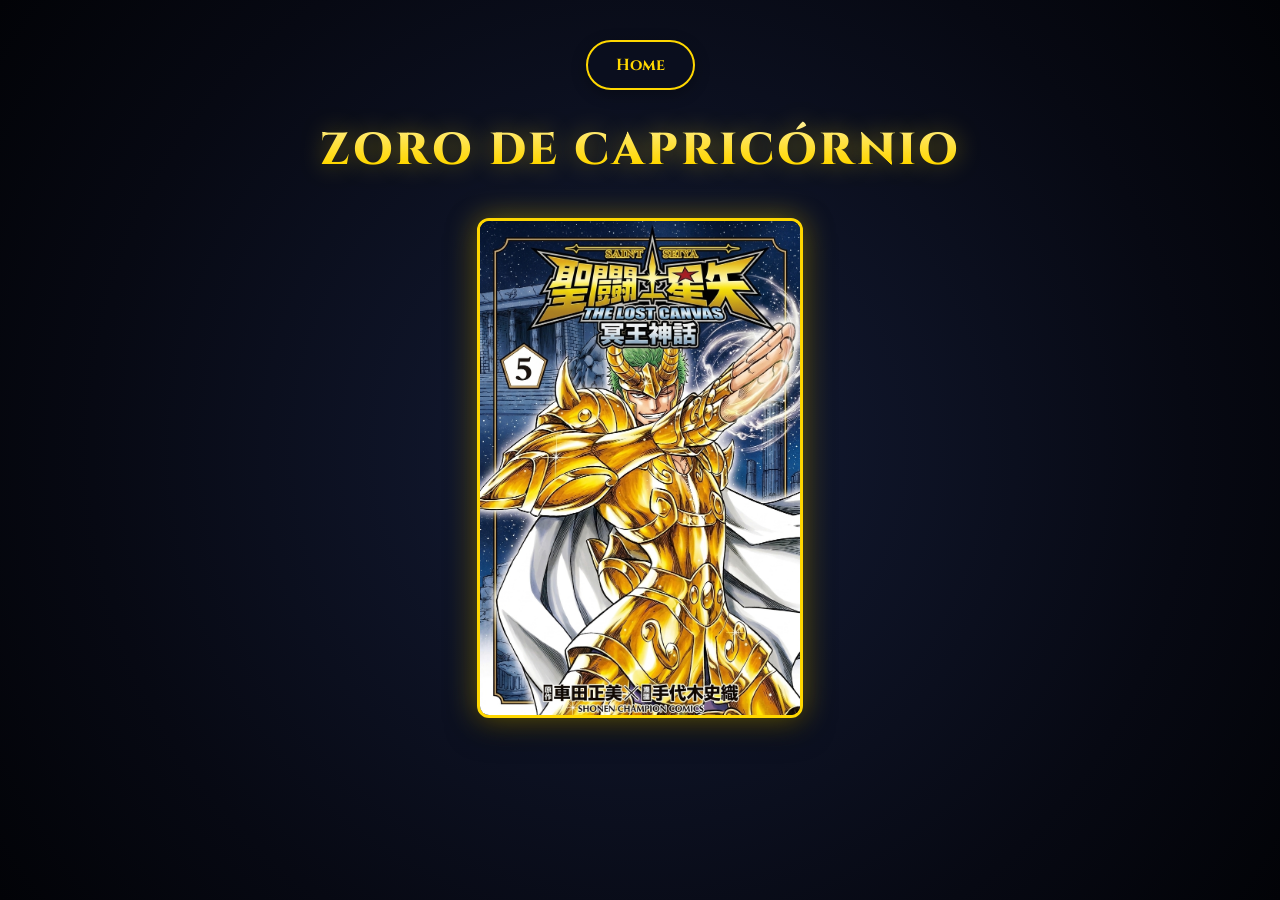
<file: character/10zoro.html>
<!DOCTYPE html>
<html lang="en">
<head>
    <meta charset="UTF-8">
    <meta name="viewport" content="width=device-width, initial-scale=1.0">
    <title>Shikamaru</title>
    <link rel="stylesheet" href="/styles/character_style.css">
</head>
<body>
<a href="/index.html" class="btn-voltar">Home</a>
    <h1>Zoro de Capricórnio</h1>

    <img height="400" src="/images/zoro.jpg" alt="Zoro">
    
</body>
</html>
</file>
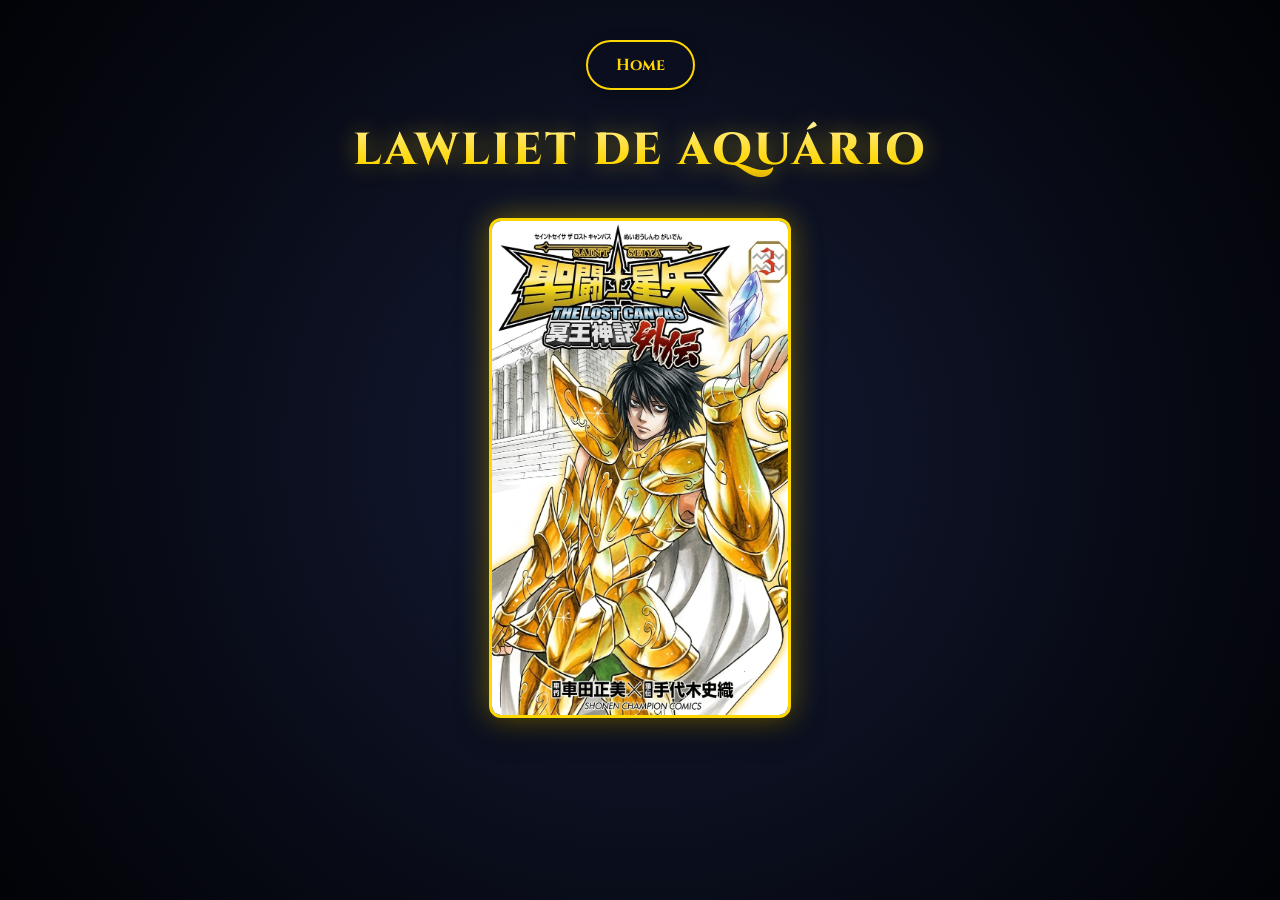
<file: character/11lawliet.html>
<!DOCTYPE html>
<html lang="en">
<head>
    <meta charset="UTF-8">
    <meta name="viewport" content="width=device-width, initial-scale=1.0">
    <title>Shikamaru</title>
    <link rel="stylesheet" href="/styles/character_style.css">
</head>
<body>
<a href="/index.html" class="btn-voltar">Home</a>
    <h1>Lawliet de Aquário</h1>

    <img height="400" src="/images/lawliet.jpg" alt="Lawliet">
    
</body>
</html>
</file>
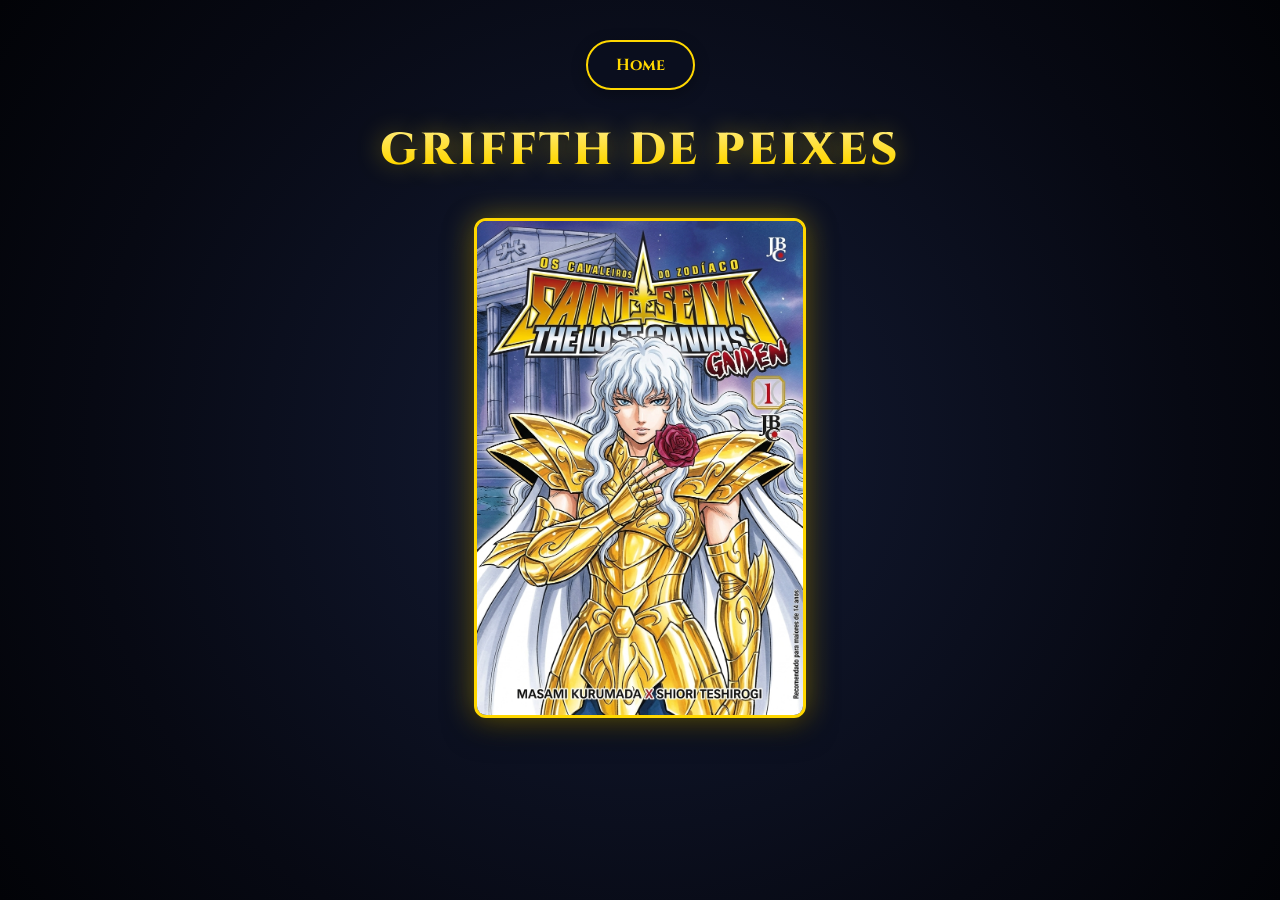
<file: character/12grifth.html>
<!DOCTYPE html>
<html lang="en">
<head>
    <meta charset="UTF-8">
    <meta name="viewport" content="width=device-width, initial-scale=1.0">
    <title>Shikamaru</title>
    <link rel="stylesheet" href="/styles/character_style.css">
</head>
<body>

    <a href="/index.html" class="btn-voltar">Home</a>

    <h1>Griffth de Peixes</h1>

    <img height="400" src="/images/grifth.jpg" alt="Griffth">
    
</body>
</html>
</file>
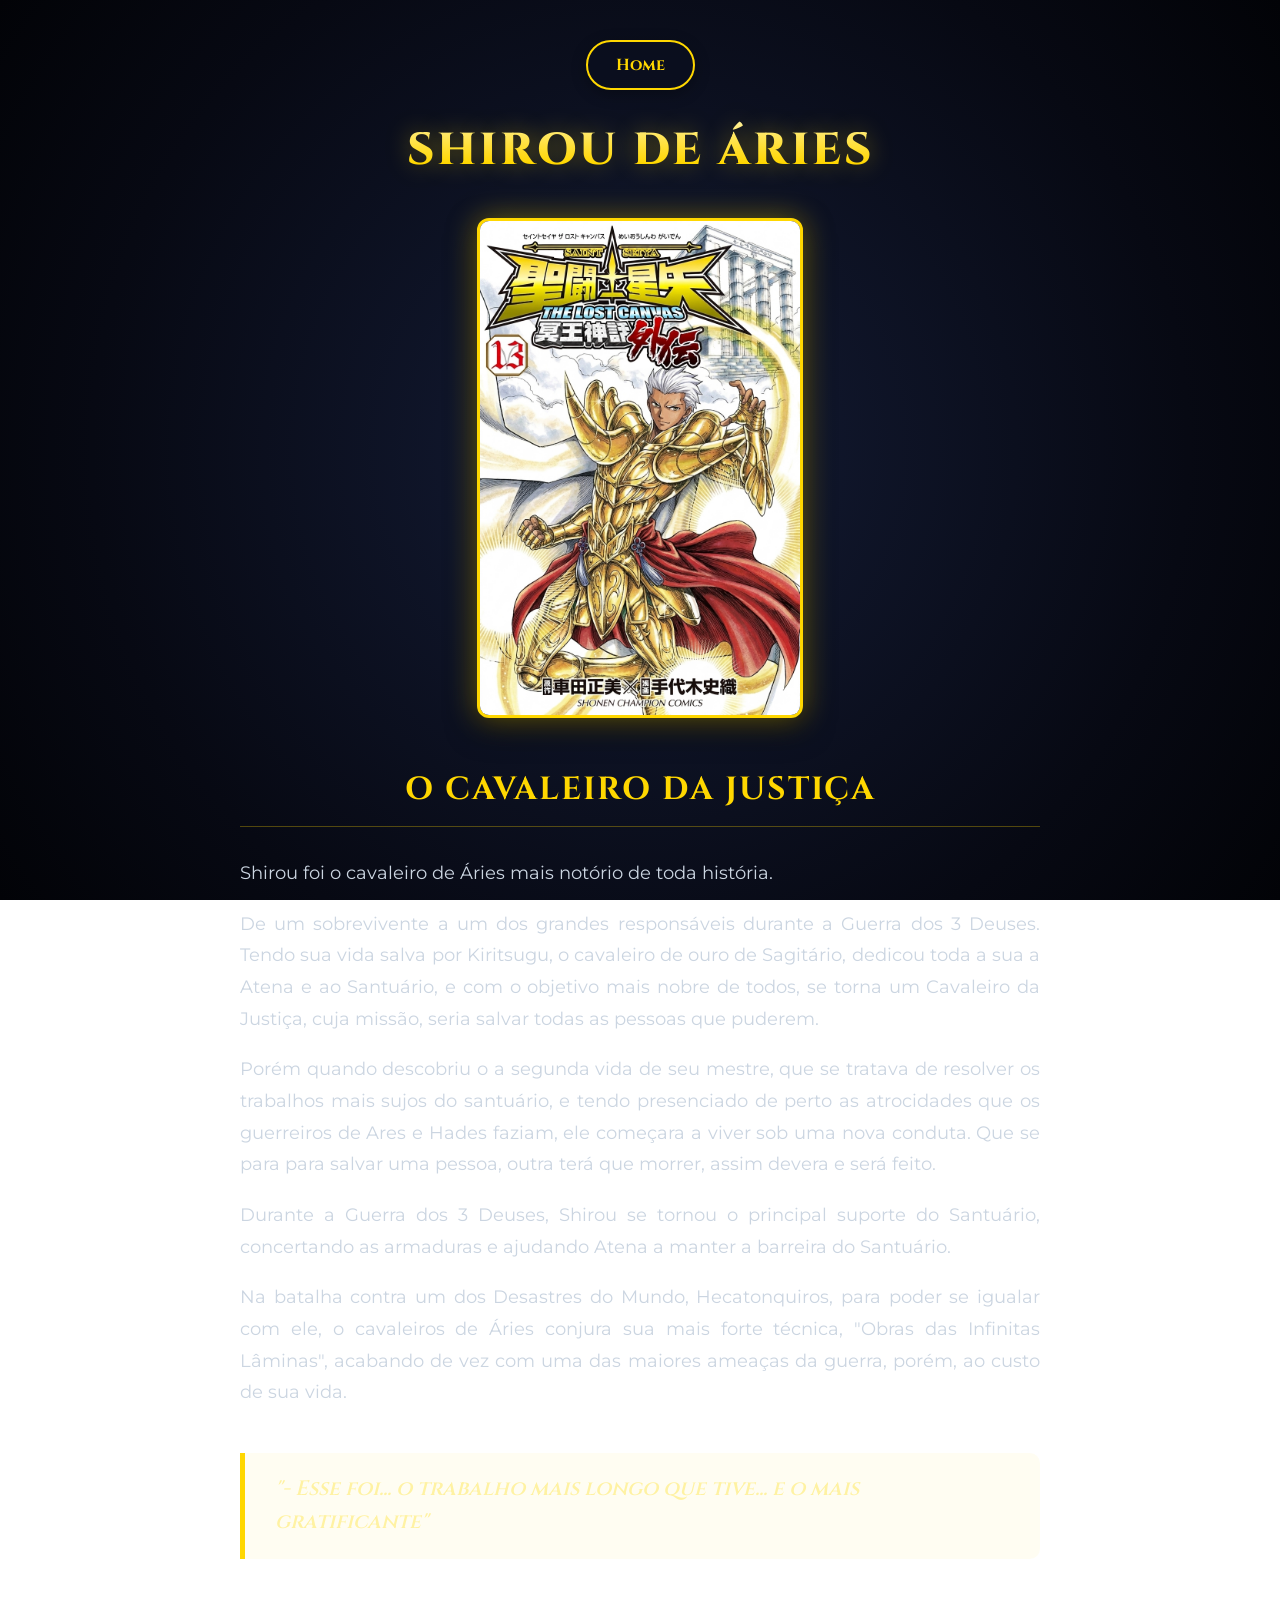
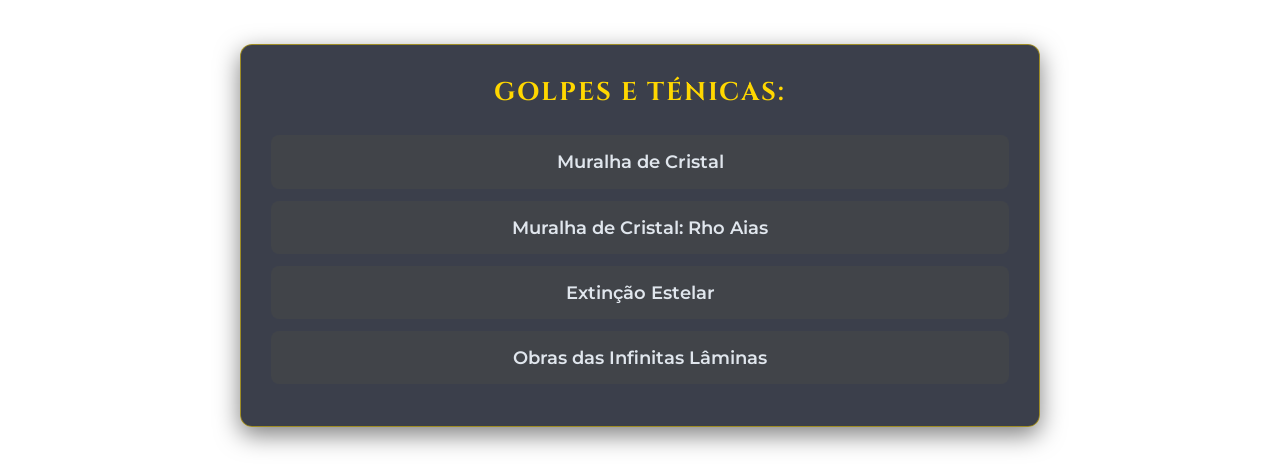
<file: character/1shirou.html>
<!DOCTYPE html>
<html lang="en">
<head>
    <meta charset="UTF-8">
    <meta name="viewport" content="width=device-width, initial-scale=1.0">
    <title>Yuno</title>
    <link rel="stylesheet" href="/styles/character_style.css">
</head>
<body>
<a href="/index.html" class="btn-voltar">Home</a>
    <h1>Shirou de Áries</h1>

    <img height="400" src="/images/shirou.jpg" alt="">
    <main class="lore-container">

    <h2>O Cavaleiro da Justiça</h2>

    <div>
        <p>Shirou  foi o cavaleiro de Áries mais notório de toda história.</p>
<br>
        <p>De um sobrevivente a um dos grandes responsáveis durante a Guerra dos 3 Deuses. Tendo sua vida salva por Kiritsugu, o cavaleiro de ouro de Sagitário, dedicou toda a sua a Atena e ao Santuário, e com o objetivo mais nobre de todos, se torna um Cavaleiro da Justiça, cuja missão, seria salvar todas as pessoas que puderem.</p>
<br>
        <p>Porém quando descobriu o a segunda vida de seu mestre, que se tratava de resolver os trabalhos mais sujos do santuário, e tendo presenciado de perto as atrocidades que os guerreiros de Ares e Hades faziam, ele começara a viver sob uma nova conduta. Que se para para salvar uma pessoa, outra terá que morrer, assim devera e será feito.</p>
<br>
        <p>Durante a Guerra dos 3 Deuses, Shirou se tornou o principal suporte do Santuário, concertando as armaduras e ajudando Atena a manter a barreira do Santuário.</p>
<br>
        <p>Na batalha contra um dos Desastres do Mundo, Hecatonquiros, para poder se igualar com ele, o cavaleiros de Áries conjura sua mais forte técnica, "Obras das Infinitas Lâminas", acabando de vez com uma das maiores ameaças da guerra, porém, ao custo de sua vida.</p>
    
    </div>

    <div class="citacao-box">
        <h4>"- Esse foi... o trabalho mais longo que tive... e o mais gratificante"</h4>
    </div>

 
    <div class="ataques-box">
        <h4>Golpes e Ténicas:</h4>
        <p>Muralha de Cristal</p>
        <p>Muralha de Cristal: Rho Aias</p>
        <p>Extinção Estelar</p>
        <p>Obras das Infinitas Lâminas</p>
    </div>

    
</main>

    
    <footer></footer>
    
</body>
</html>
</file>
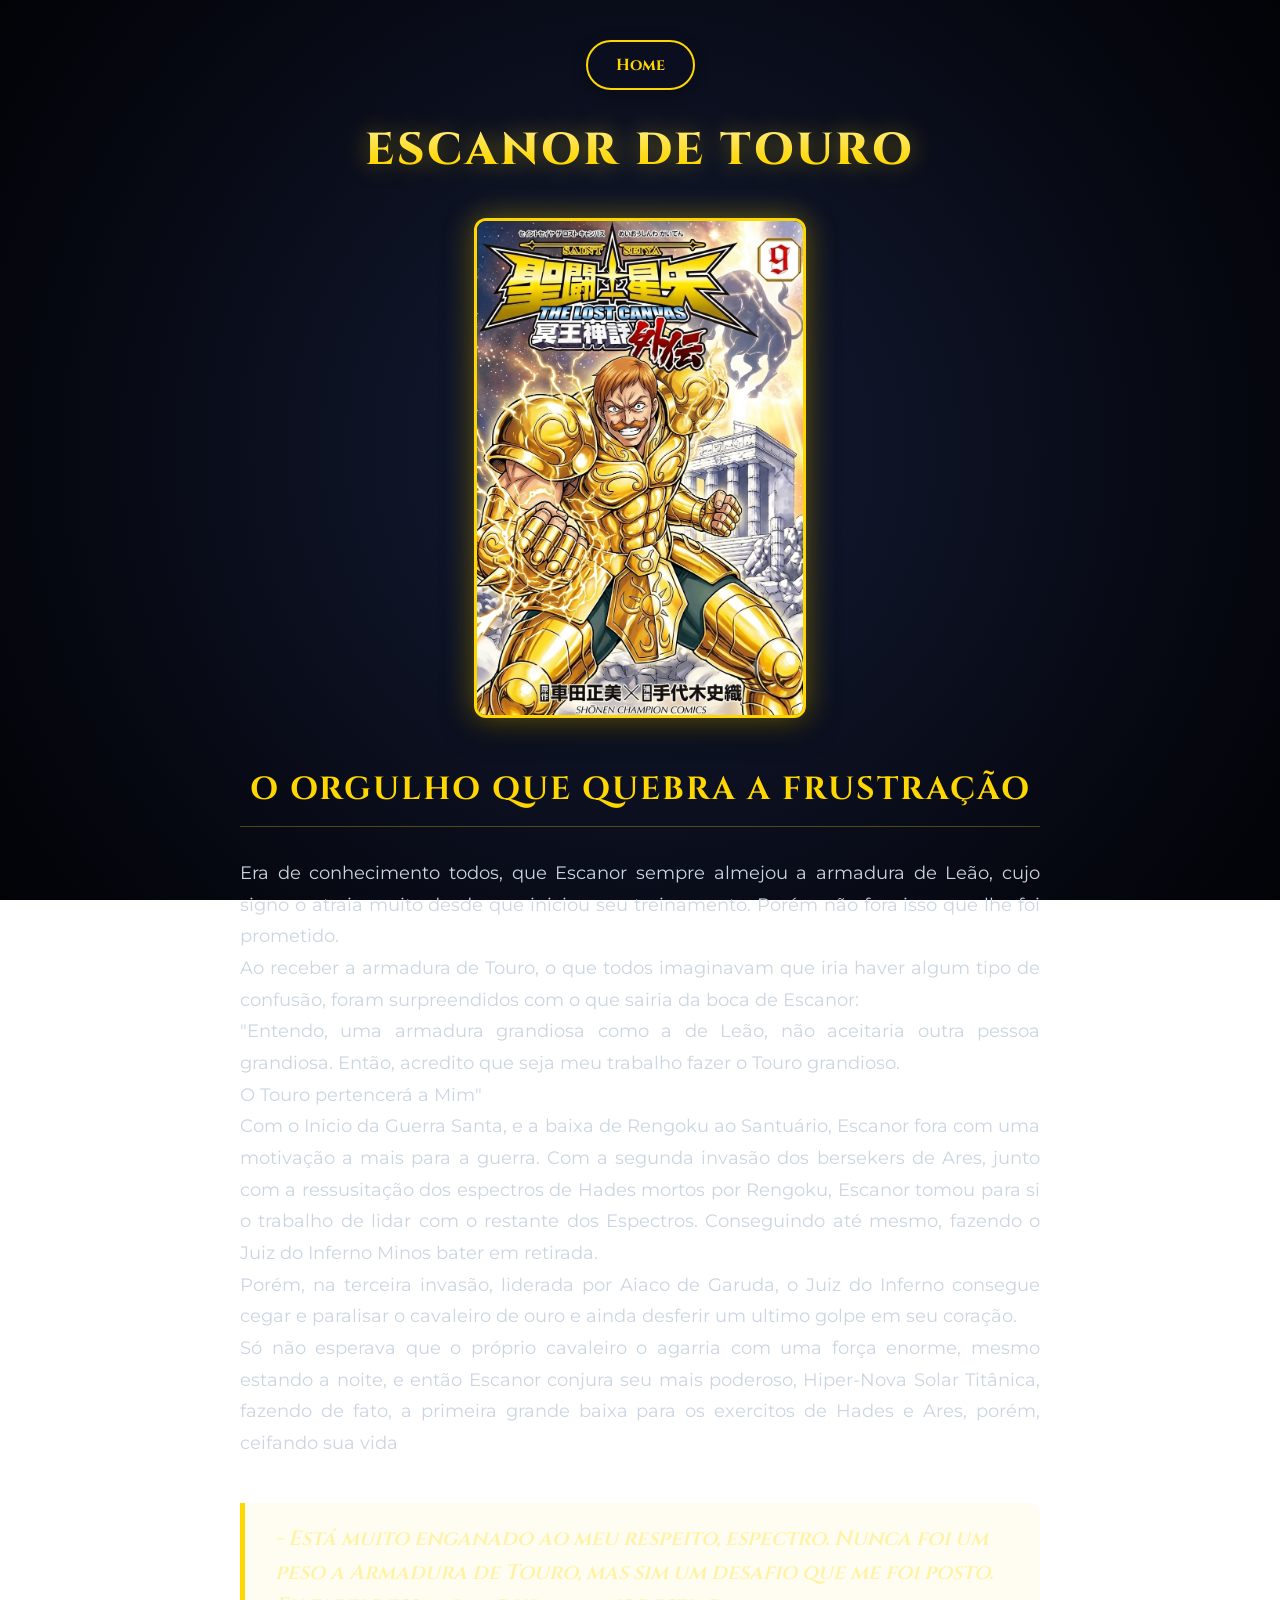
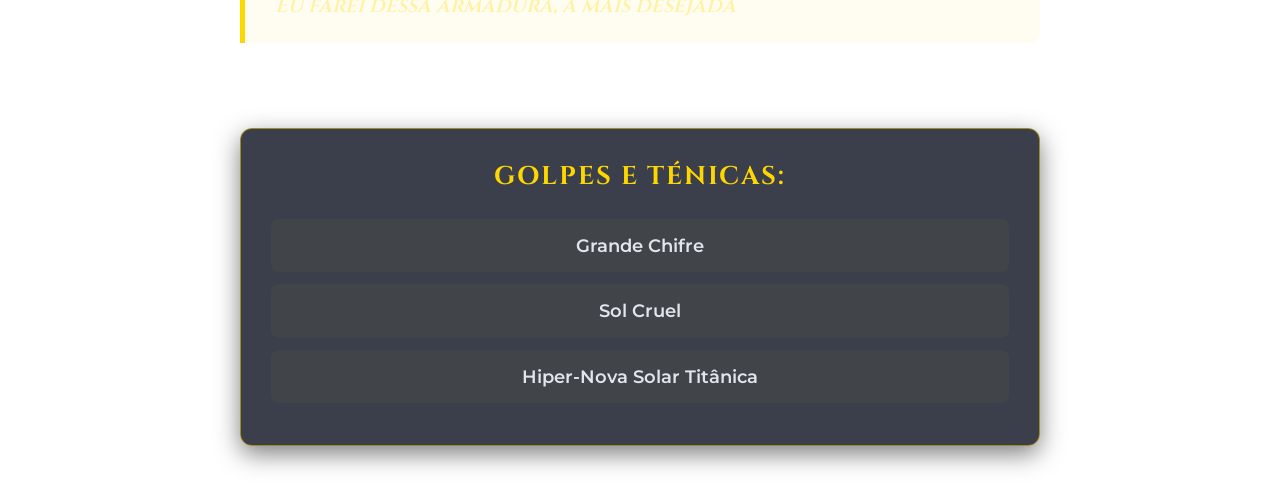
<file: character/2escanor.html>
<!DOCTYPE html>
<html lang="pr-BR">
<head>
    <meta charset="UTF-8">
    <meta name="viewport" content="width=device-width, initial-scale=1.0">
    <title>Escanor</title>
    <link rel="stylesheet" href="/styles/character_style.css">
</head>
<body>
    <a href="/index.html" class="btn-voltar">Home</a>
    <h1>Escanor de Touro</h1>

    <img height="400" src="/images/escanor.png" alt="Escanor">


    <main class="lore-container">
    <h2>O orgulho que quebra a frustração</h2>
<div>
    <p>Era de conhecimento todos, que Escanor sempre almejou a armadura de Leão, cujo signo o atraia muito desde que iniciou seu treinamento. Porém não fora isso que lhe foi prometido.</p>

    <p>Ao receber a armadura de Touro, o que todos imaginavam que iria haver algum tipo de confusão, foram surpreendidos com o que sairia da boca de Escanor:</p>

    <p>"Entendo, uma armadura grandiosa como a de Leão, não aceitaria outra pessoa grandiosa. Então, acredito que seja meu trabalho fazer o Touro grandioso.</p>

    <p>O Touro pertencerá a Mim"</p>

    <p>Com o Inicio da Guerra Santa, e a baixa de Rengoku ao Santuário, Escanor fora com uma motivação a mais para a guerra. Com a segunda invasão dos bersekers de Ares, junto com a ressusitação dos espectros de Hades mortos por Rengoku, Escanor tomou para si o trabalho de lidar com o restante dos Espectros. Conseguindo até mesmo, fazendo o Juiz do Inferno Minos bater em retirada.</p>

    <p>Porém, na terceira invasão, liderada por Aiaco de Garuda, o Juiz do Inferno consegue cegar e paralisar o cavaleiro de ouro e ainda desferir um ultimo golpe em seu coração.</p>

    <p>Só não esperava que o próprio cavaleiro o agarria com uma força enorme, mesmo estando a noite, e então Escanor conjura seu mais poderoso, Hiper-Nova Solar Titânica, fazendo de fato, a primeira grande baixa para os exercitos de Hades e Ares, porém, ceifando sua vida</p>
</div> 

<div class="citacao-box">
    <h4>- Está muito enganado ao meu respeito, espectro. Nunca foi um peso a Armadura de Touro, mas sim um desafio que me foi posto. Eu farei dessa armadura, a mais desejada</h4>
</div>



<div class="ataques-box">

        <h4>Golpes e Ténicas:</h4>
        <p>Grande Chifre</p>
        <p>Sol Cruel</p>
        <p>Hiper-Nova Solar Titânica</p>
</div>


</main>
    
</body>
</html>
</file>
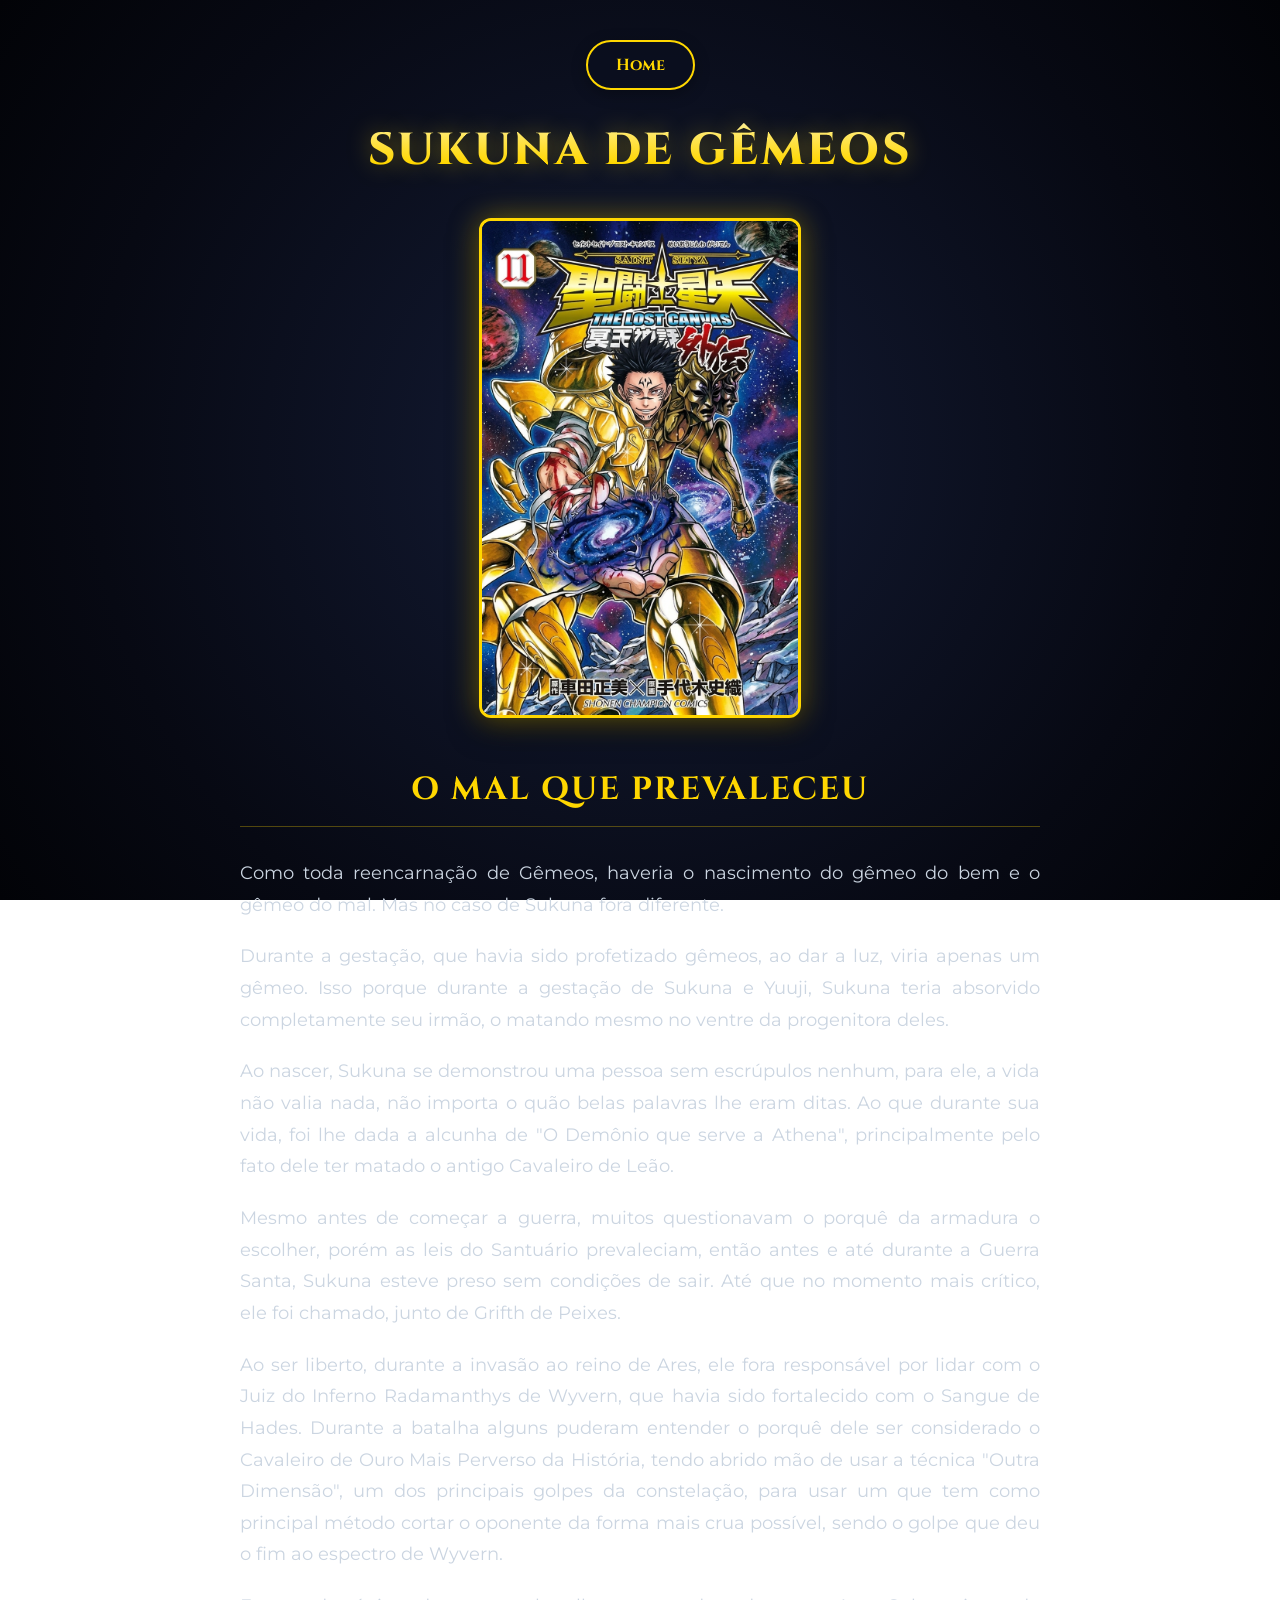
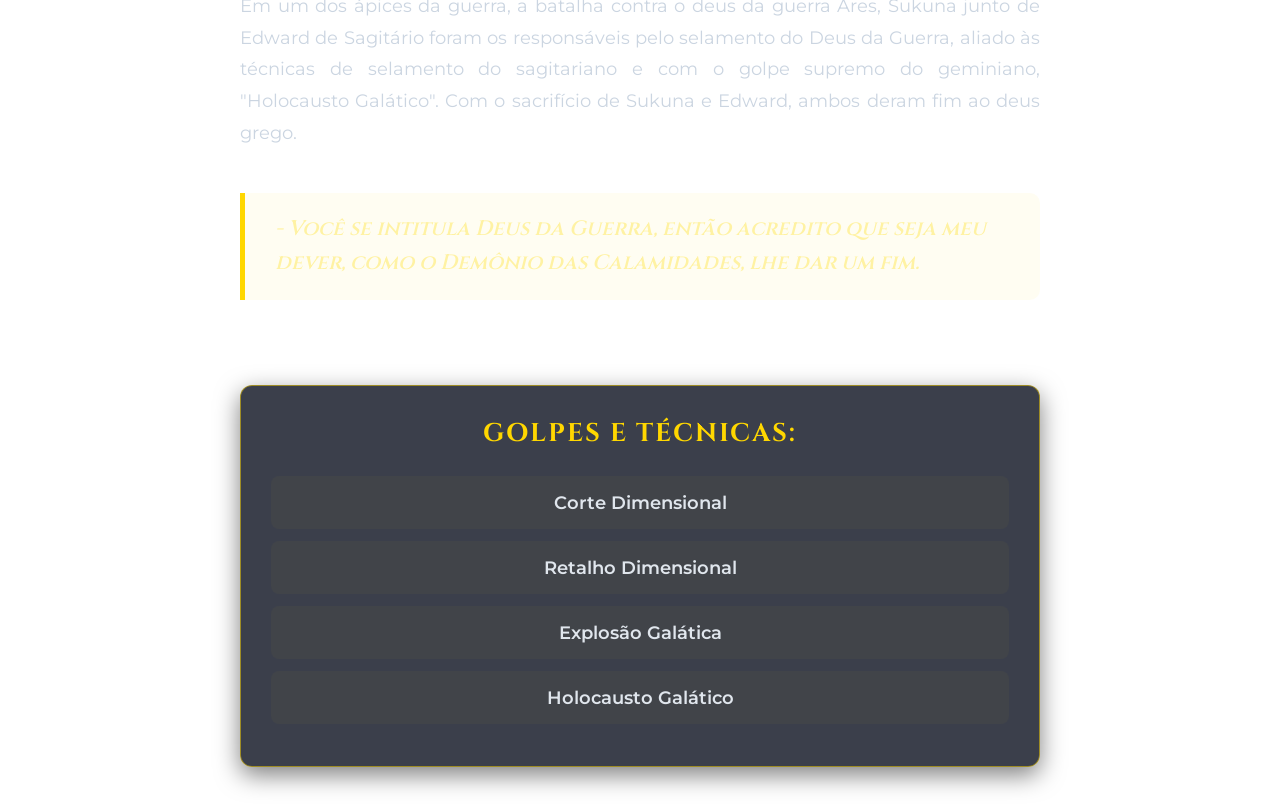
<file: character/3sukuna.html>
<!DOCTYPE html>
<html lang="en">
<head>
    <meta charset="UTF-8">
    <meta name="viewport" content="width=device-width, initial-scale=1.0">
    <title>Sukuna</title>
    <link rel="stylesheet" href="/styles/character_style.css">
</head>
<body>
    <a href="/index.html" class="btn-voltar">Home</a>
    <h1>Sukuna de Gêmeos</h1>

    <img height="400" src="/images/sukuna.jfif" alt="Sukuna">

    <main class="lore-container">
        <h2>O Mal que Prevaleceu</h2>

        <p>Como toda reencarnação de Gêmeos, haveria o nascimento do gêmeo do bem e o gêmeo do mal. Mas no caso de Sukuna fora diferente.</p>

        <p>Durante a gestação, que havia sido profetizado gêmeos, ao dar a luz, viria apenas um gêmeo. Isso porque durante a gestação de Sukuna e Yuuji, Sukuna teria absorvido completamente seu irmão, o matando mesmo no ventre da progenitora deles.</p>

        <p>Ao nascer, Sukuna se demonstrou uma pessoa sem escrúpulos nenhum, para ele, a vida não valia nada, não importa o quão belas palavras lhe eram ditas. Ao que durante sua vida, foi lhe dada a alcunha de "O Demônio que serve a Athena", principalmente pelo fato dele ter matado o antigo Cavaleiro de Leão.</p>

        <p>Mesmo antes de começar a guerra, muitos questionavam o porquê da armadura o escolher, porém as leis do Santuário prevaleciam, então antes e até durante a Guerra Santa, Sukuna esteve preso sem condições de sair. Até que no momento mais crítico, ele foi chamado, junto de Grifth de Peixes.</p>

        <p>Ao ser liberto, durante a invasão ao reino de Ares, ele fora responsável por lidar com o Juiz do Inferno Radamanthys de Wyvern, que havia sido fortalecido com o Sangue de Hades. Durante a batalha alguns puderam entender o porquê dele ser considerado o Cavaleiro de Ouro Mais Perverso da História, tendo abrido mão de usar a técnica "Outra Dimensão", um dos principais golpes da constelação, para usar um que tem como principal método cortar o oponente da forma mais crua possível, sendo o golpe que deu o fim ao espectro de Wyvern.</p>

        <p>Em um dos ápices da guerra, a batalha contra o deus da guerra Ares, Sukuna junto de Edward de Sagitário foram os responsáveis pelo selamento do Deus da Guerra, aliado às técnicas de selamento do sagitariano e com o golpe supremo do geminiano, "Holocausto Galático". Com o sacrifício de Sukuna e Edward, ambos deram fim ao deus grego.</p>

        <!-- Div para a frase marcante -->
        <div class="citacao-box">
            <h4>- Você se intitula Deus da Guerra, então acredito que seja meu dever, como o Demônio das Calamidades, lhe dar um fim.</h4>
        </div>

        <!-- Div para listar os ataques -->
        <div class="ataques-box">
            <h4>Golpes e Técnicas:</h4>
            <p>Corte Dimensional</p>
            <p>Retalho Dimensional</p>
            <p>Explosão Galática</p>
            <p>Holocausto Galático</p>
        </div>
    </main>
    
</body>
</html>
</file>
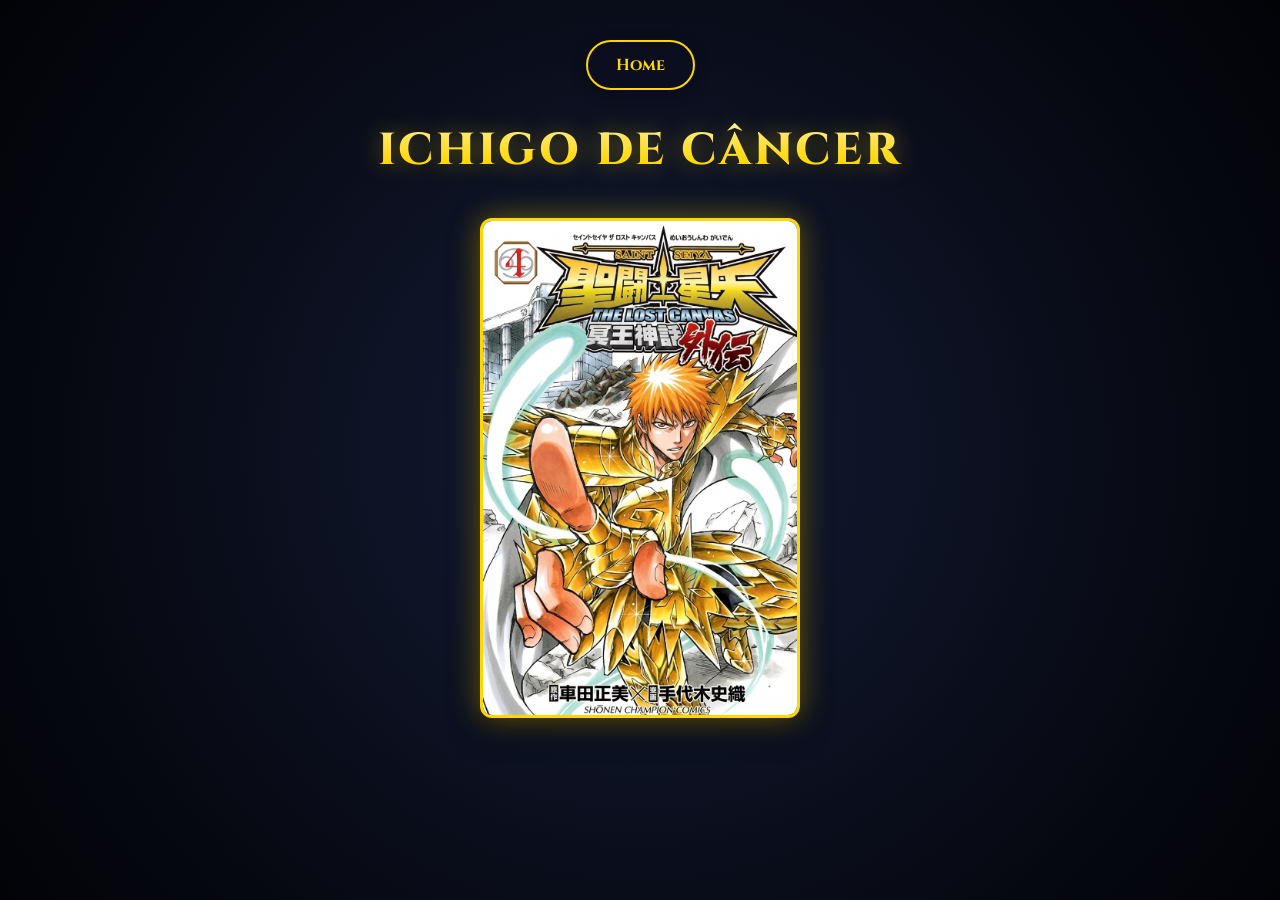
<file: character/4ichigo.html>
<!DOCTYPE html>
<html lang="en">
<head>
    <meta charset="UTF-8">
    <meta name="viewport" content="width=device-width, initial-scale=1.0">
    <title>Ichigo</title>
    <link rel="stylesheet" href="/styles/character_style.css">
</head>
<body>
    <a href="/index.html" class="btn-voltar">Home</a>
    <h1>Ichigo de Câncer</h1>

    <img height="400" src="/images/ichigo.png" alt="Ichigo">
    
</body>
</html>
</file>
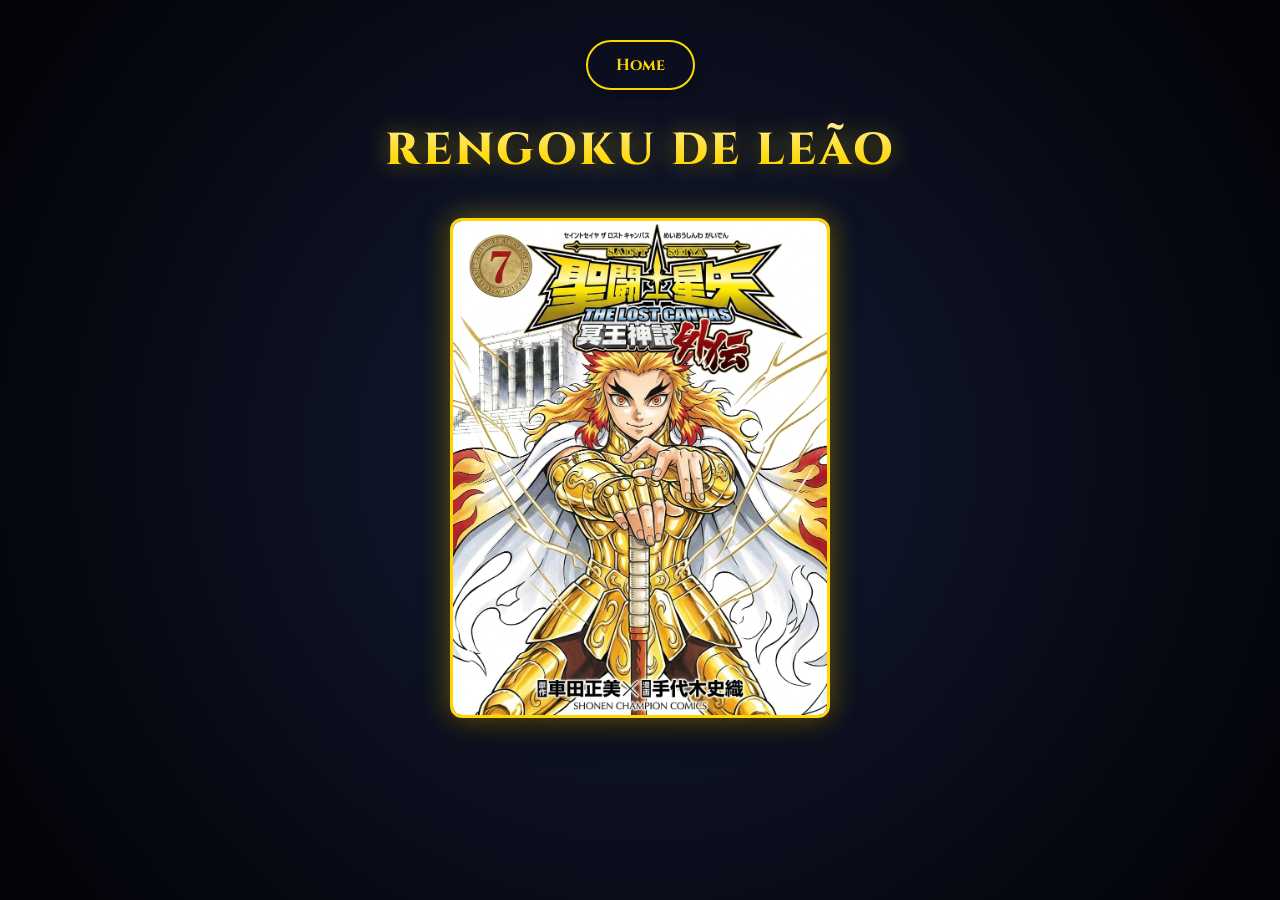
<file: character/5rengoku.html>
<!DOCTYPE html>
<html lang="en">
<head>
    <meta charset="UTF-8">
    <meta name="viewport" content="width=device-width, initial-scale=1.0">
    <title>Rengoku</title>
    <link rel="stylesheet" href="/styles/character_style.css">
</head>
<body>
    <a href="/index.html" class="btn-voltar">Home</a>
    <h1>Rengoku de Leão</h1>

    <img height="400" src="/images/rengoku.jfif" alt="Rengoku">
    
</body>
</html>
</file>
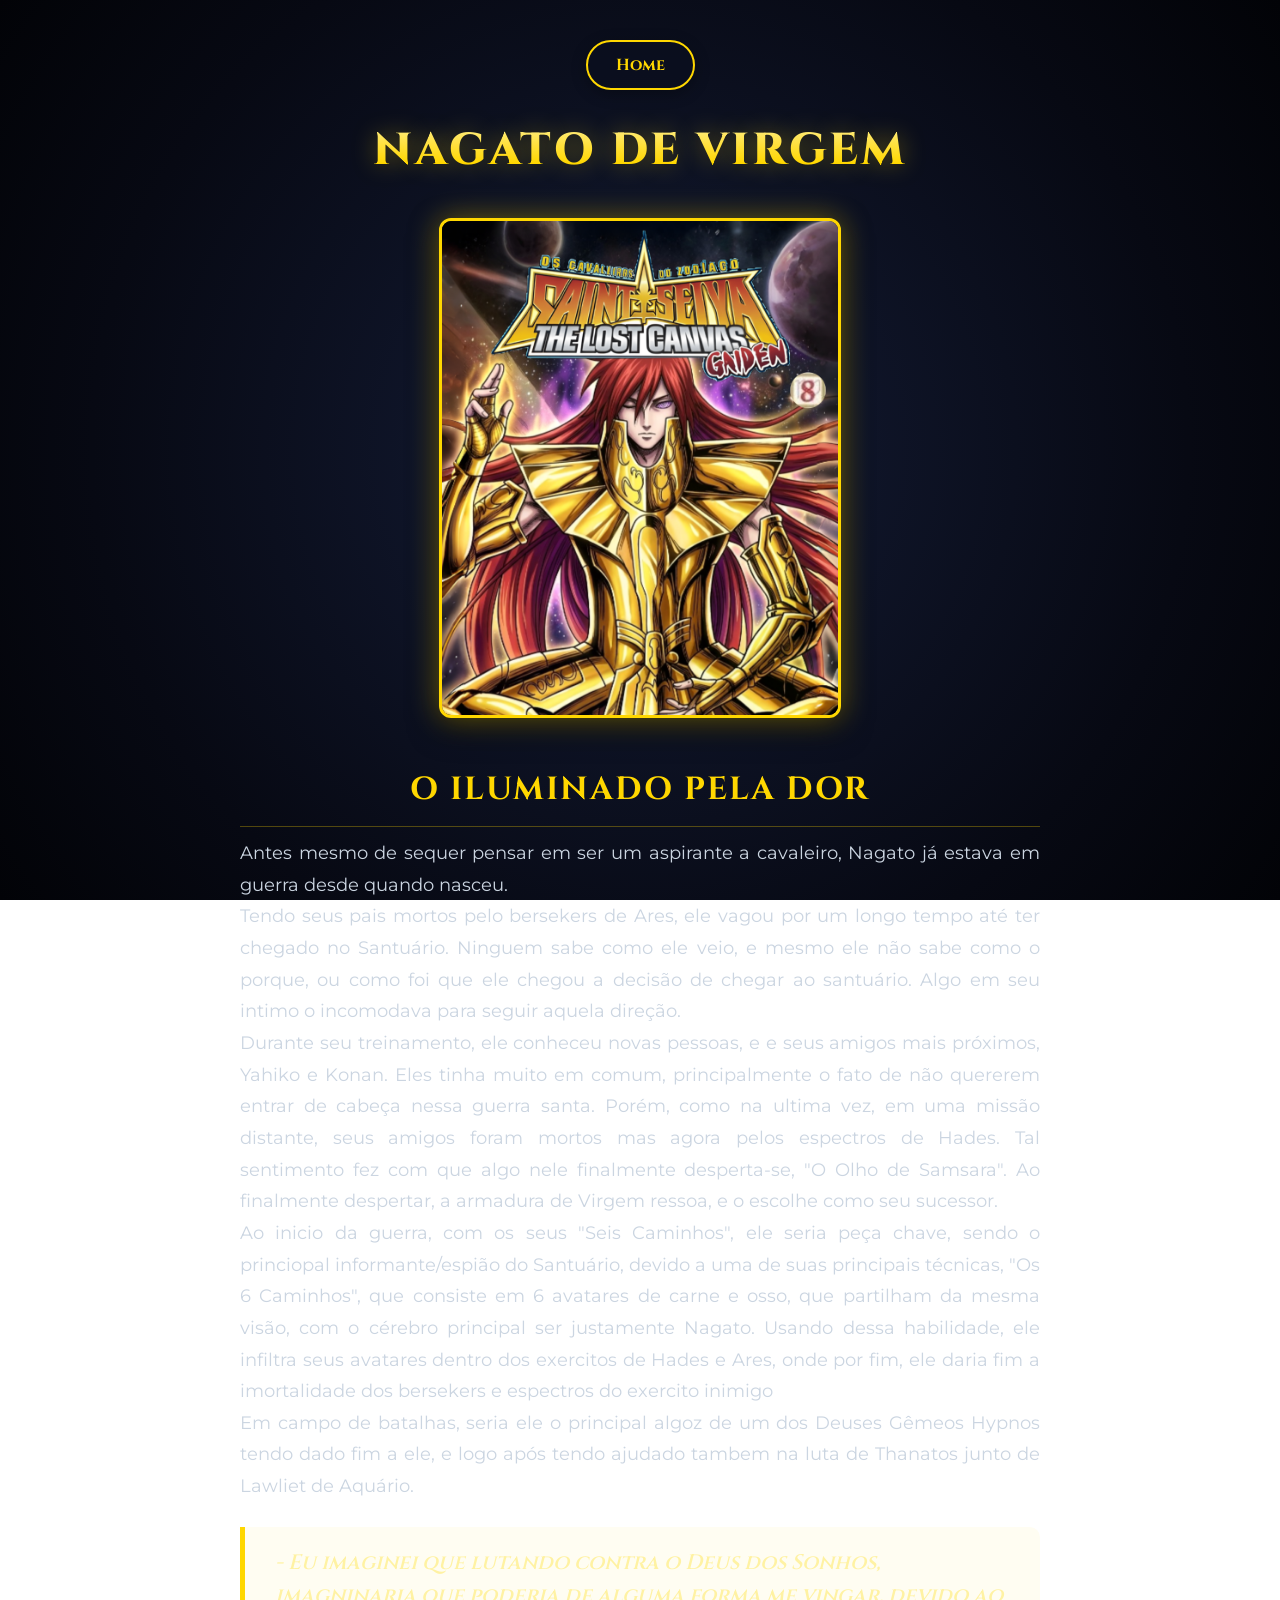
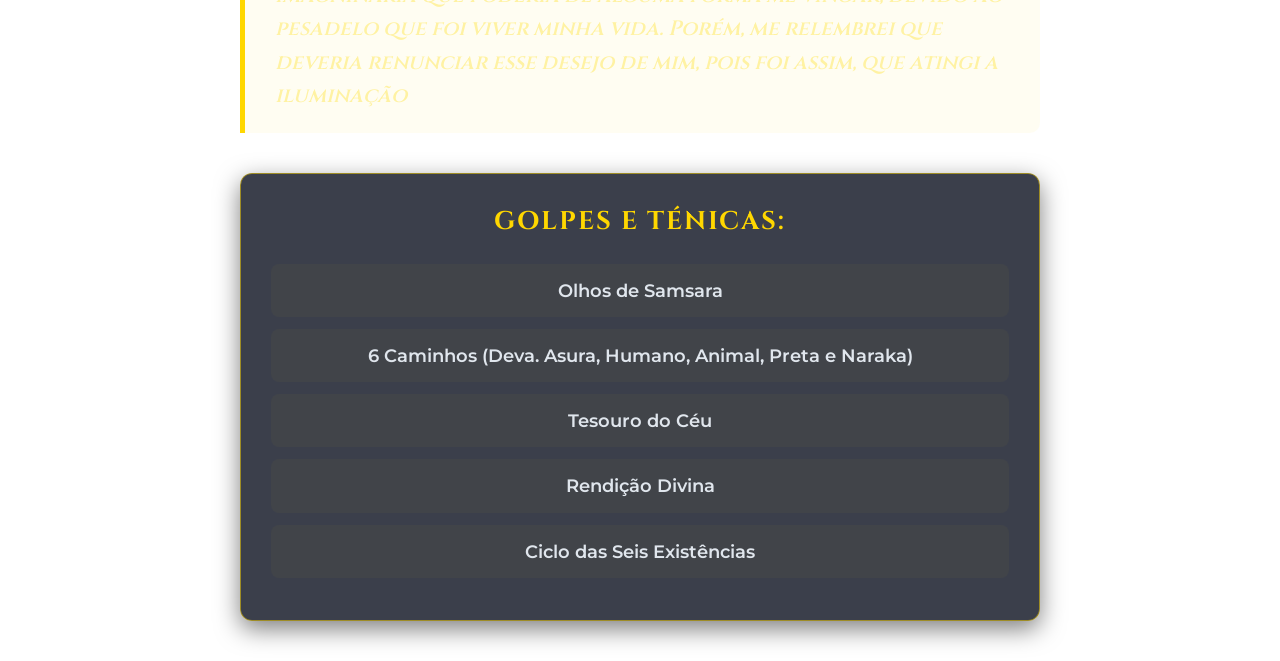
<file: character/6nagato.html>
<!DOCTYPE html>
<html lang="en">
<head>
    <meta charset="UTF-8">
    <meta name="viewport" content="width=device-width, initial-scale=1.0">
    <title>Shikamaru</title>
    <link rel="stylesheet" href="/styles/character_style.css">
</head>
<body>
    <a href="/index.html" class="btn-voltar">Home</a>
    
    <h1>Nagato de Virgem</h1>

    <img height="400" src="/images/nagato.png" alt="Nagato">

    
    <main class="lore-container"> <main>
    <h2>O Iluminado pela Dor</h2>

    <p>Antes mesmo de sequer pensar em ser um aspirante a cavaleiro, Nagato já estava em guerra desde quando nasceu.</p>

    <p>Tendo seus pais mortos pelo bersekers de Ares, ele vagou por um longo tempo até ter chegado no Santuário. Ninguem sabe como ele veio, e mesmo ele não sabe como o porque, ou como foi que ele chegou a decisão de chegar ao santuário. Algo em seu intimo o incomodava para seguir aquela direção.</p>

    <p>Durante seu treinamento, ele conheceu novas pessoas, e e seus amigos mais próximos, Yahiko e Konan. Eles tinha muito em comum, principalmente o fato de não quererem entrar de cabeça nessa guerra santa. Porém, como na ultima vez, em uma missão distante, seus amigos foram mortos mas agora pelos espectros de Hades. Tal sentimento fez com que algo nele finalmente desperta-se, "O Olho de Samsara". Ao finalmente despertar, a armadura de Virgem ressoa, e o escolhe como seu sucessor.</p>

    <p>Ao inicio da guerra, com os seus "Seis Caminhos", ele seria peça chave, sendo o princiopal informante/espião do Santuário, devido a uma de suas principais técnicas, "Os 6 Caminhos", que consiste em 6 avatares de carne e osso, que partilham da mesma visão, com o cérebro principal ser justamente Nagato. Usando dessa habilidade, ele infiltra seus avatares dentro dos exercitos de Hades e Ares, onde por fim, ele daria fim a imortalidade dos bersekers e espectros do exercito inimigo</p>

    <p>Em campo de batalhas, seria ele o principal algoz de um dos Deuses Gêmeos Hypnos tendo dado fim a ele, e logo após tendo ajudado tambem na luta de Thanatos junto de Lawliet de Aquário.</p>
    
    <div class="citacao-box">
        <h4>- Eu imaginei que lutando contra o Deus dos Sonhos, imagninaria que poderia de alguma forma me vingar, devido ao pesadelo que foi viver minha vida. Porém, me relembrei que deveria renunciar esse desejo de mim, pois foi assim, que atingi a iluminação</h4>
    </div>

    <div class="ataques-box">
        <h4>Golpes e Ténicas:</h4>
        <p>Olhos de Samsara</p>
        <p>6 Caminhos (Deva. Asura, Humano, Animal, Preta e Naraka)</p>
        <p>Tesouro do Céu</p>
        <p>Rendição Divina</p>
        <p>Ciclo das Seis Existências</p>
    </div>

</body>
</html>
</file>
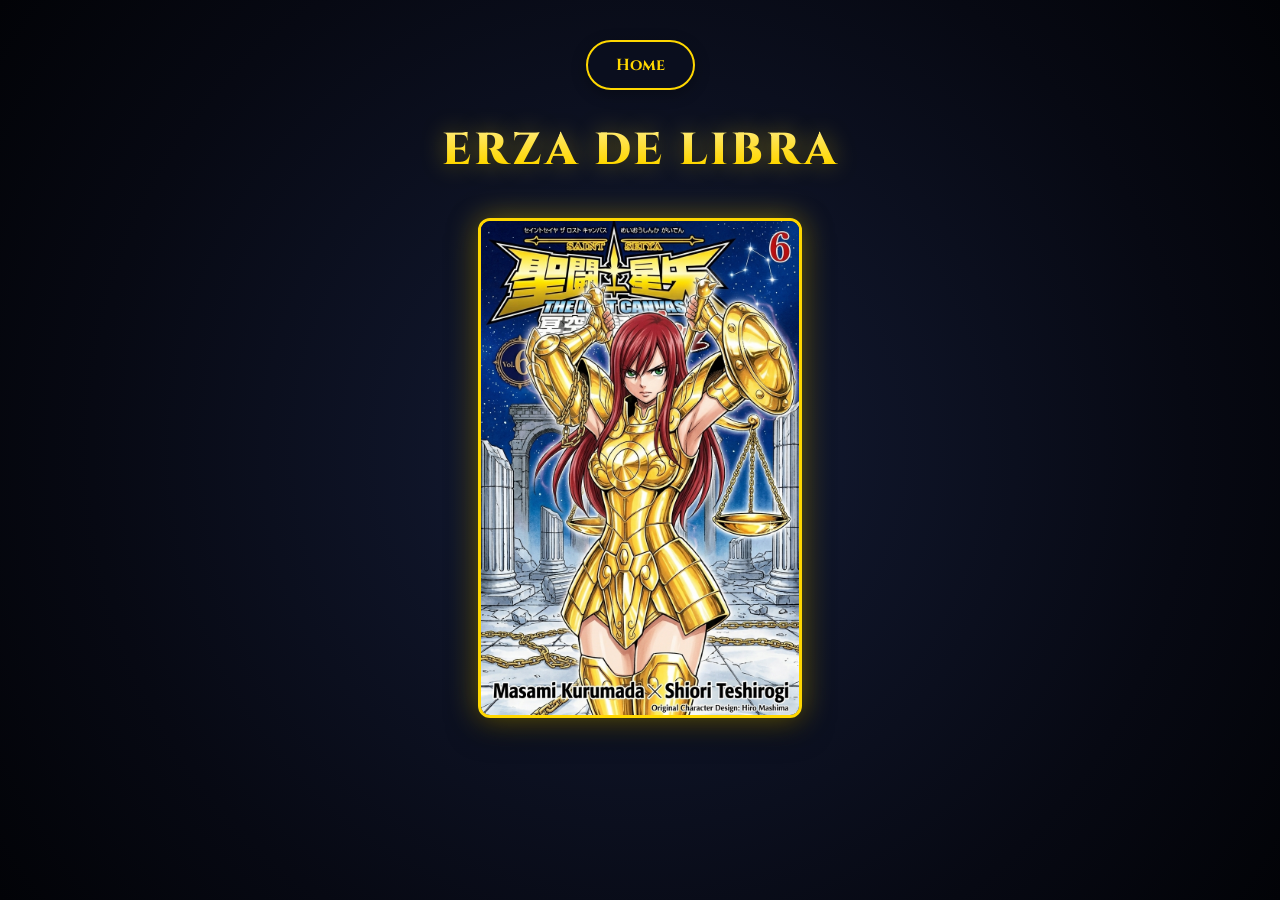
<file: character/7erza.html>
<!DOCTYPE html>
<html lang="en">
<head>
    <meta charset="UTF-8">
    <meta name="viewport" content="width=device-width, initial-scale=1.0">
    <title>Shikamaru</title>
    <link rel="stylesheet" href="/styles/character_style.css">
</head>
<body>
<a href="/index.html" class="btn-voltar">Home</a>
    <h1>Erza de Libra</h1>

    <img height="400" src="/images/erza.png" alt="Erza">
    
</body>
</html>
</file>
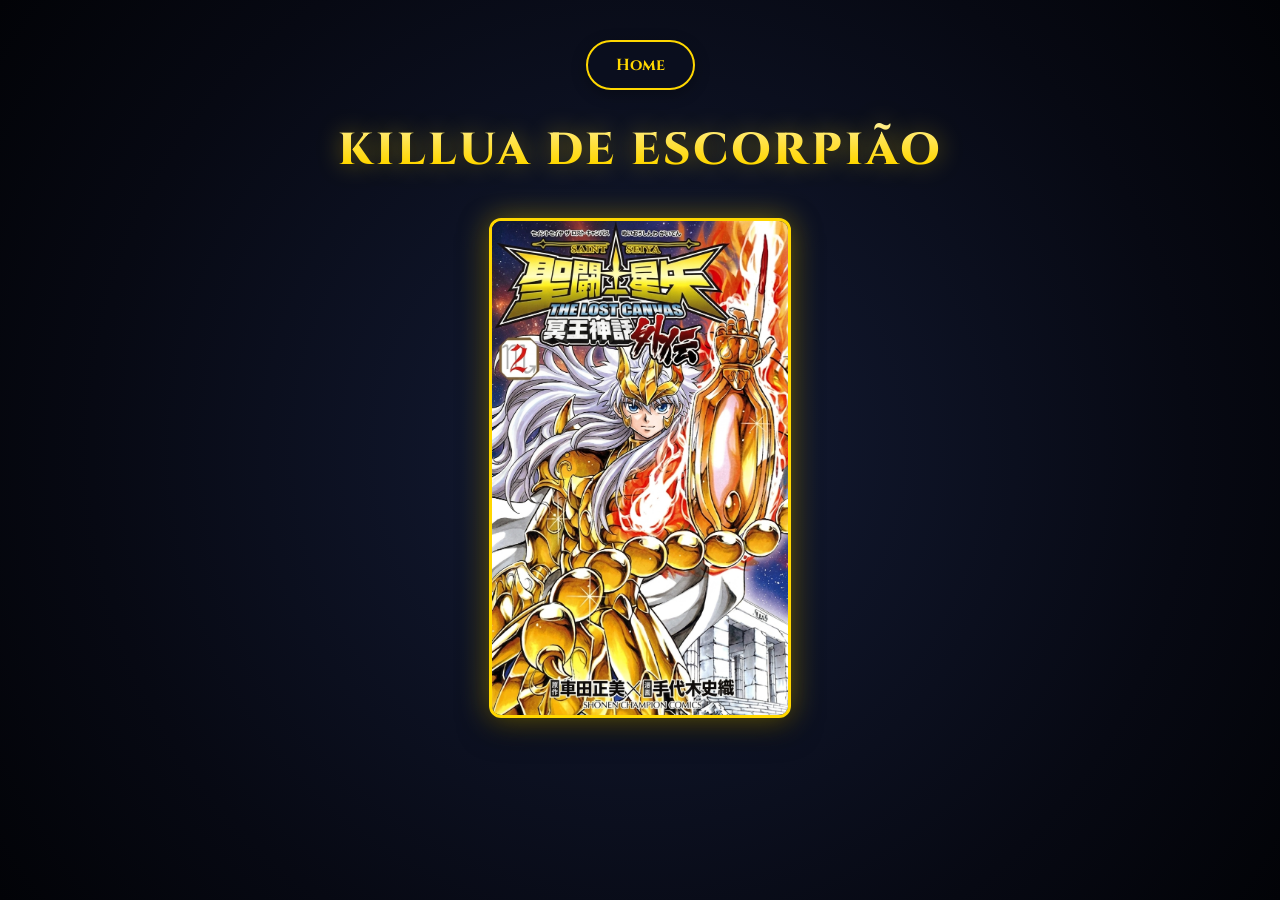
<file: character/8killua.html>
<!DOCTYPE html>
<html lang="en">
<head>
    <meta charset="UTF-8">
    <meta name="viewport" content="width=device-width, initial-scale=1.0">
    <title>Shikamaru</title>
    <link rel="stylesheet" href="/styles/character_style.css">
</head>
<body>
<a href="/index.html" class="btn-voltar">Home</a>
    <h1>Killua de Escorpião</h1>

    <img height="400" src="/images/killua.jpg" alt="Killua">
    
</body>
</html>
</file>
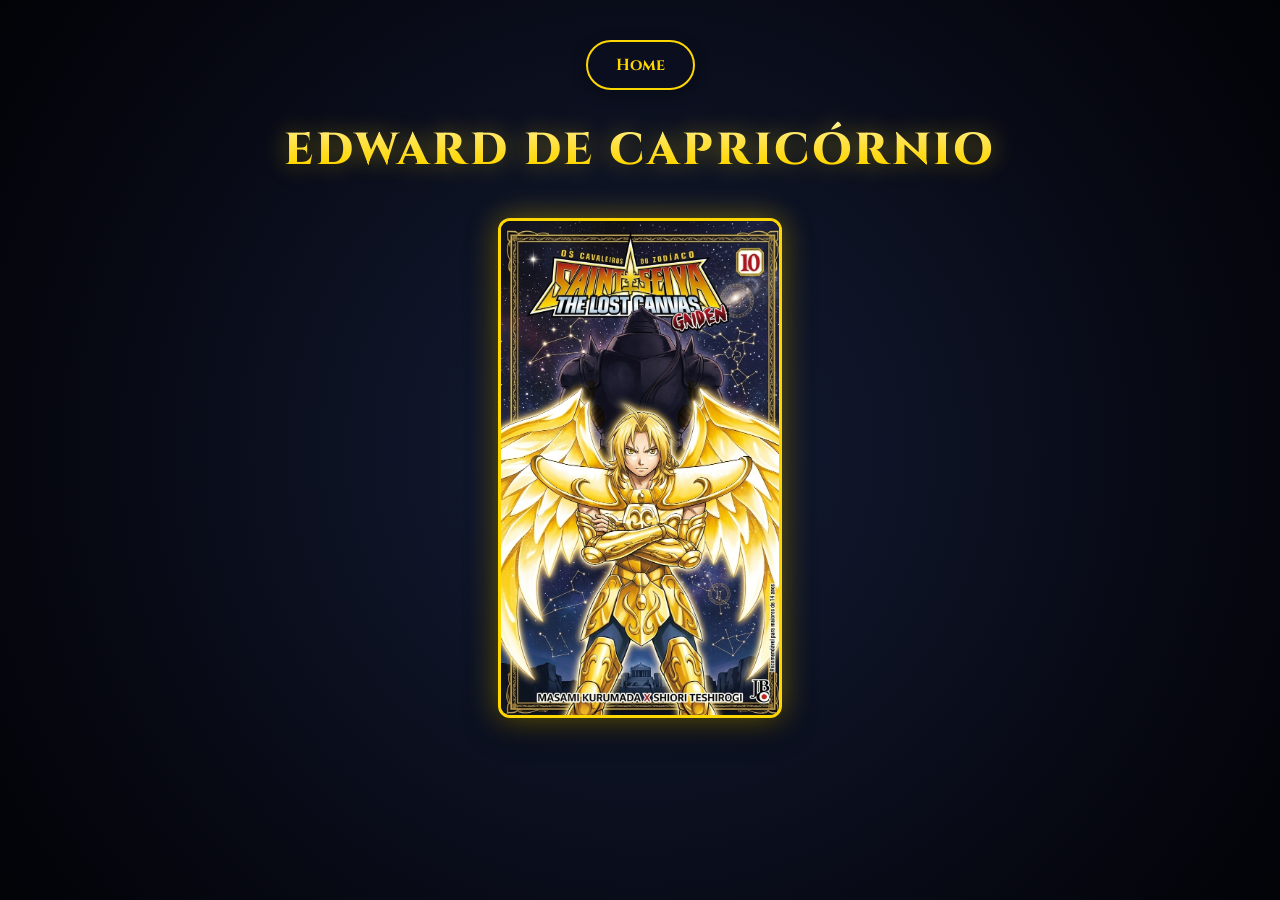
<file: character/9edward.html>
<!DOCTYPE html>
<html lang="en">
<head>
    <meta charset="UTF-8">
    <meta name="viewport" content="width=device-width, initial-scale=1.0">
    <title>Shikamaru</title>
    <link rel="stylesheet" href="/styles/character_style.css">
</head>
<body>
<a href="/index.html" class="btn-voltar">Home</a>
    <h1>Edward de Capricórnio</h1>

    <img height="400" src="/images/edward.jpg" alt="Edward">
    
</body>
</html>
</file>
<file: styles/character_style.css>
@import url('https://fonts.googleapis.com/css2?family=Cinzel:wght@600;800;900&family=Montserrat:wght@400;600&display=swap');

* {
    margin: 0;
    padding: 0;
    box-sizing: border-box;
}

body {
    font-family: 'Montserrat', sans-serif;
    background: radial-gradient(circle at center, #141c36 0%, #070913 70%, #020307 100%);
    background-attachment: fixed;
    color: #e0e6ed;
    min-height: 100vh;
    display: flex;
    flex-direction: column;
    align-items: center;
    padding: 40px 20px;
}

h1 {
    font-family: 'Cinzel', serif;
    font-size: 2.8rem;
    font-weight: 800;
    text-transform: uppercase;
    letter-spacing: 3px;
    margin-bottom: 25px;
    text-align: center;
    background: linear-gradient(180deg, #fff2a3 0%, #ffd700 60%, #b8860b 100%);
    -webkit-background-clip: text;
    -webkit-text-fill-color: transparent;
    text-shadow: 0 0 25px rgba(255, 215, 0, 0.4);
    position: relative;
    padding-bottom: 12px;
}

img {
    max-width: 100%;
    height: auto;
    max-height: 500px;
    border-radius: 12px;
    border: 3px solid #ffd700;
    box-shadow: 0 0 30px rgba(255, 215, 0, 0.4), 0 10px 30px rgba(0, 0, 0, 0.6);
    object-fit: cover;
    transition: transform 0.4s ease, box-shadow 0.4s ease;
    background-color: rgba(15, 20, 38, 0.85);
}


.lore-container {
    max-width: 800px; 
    width: 100%;
    margin-top: 50px;
    display: flex;
    flex-direction: column;
    gap: 20px;
}

.lore-container h2 {
    font-family: 'Cinzel', serif;
    font-size: 2rem;
    color: #ffd700;
    text-align: center;
    text-transform: uppercase;
    letter-spacing: 2px;
    margin-bottom: 10px;
    border-bottom: 1px solid rgba(255, 215, 0, 0.3);
    padding-bottom: 15px;
}

.lore-container p {
    font-size: 1.1rem;
    line-height: 1.8;
    text-align: justify;
    color: #cbd5e1;
}

.citacao-box {
    margin: 25px 0;
    padding: 20px 30px;
    border-left: 5px solid #ffd700;
    background: rgba(255, 215, 0, 0.05);
    border-radius: 0 10px 10px 0;
}

.citacao-box h4 {
    font-family: 'Cinzel', serif;
    font-size: 1.3rem;
    font-style: italic;
    color: #fff2a3;
    font-weight: 600;
    line-height: 1.6;
}


.ataques-box {
    margin-top: 40px;
    padding: 30px;
    background: rgba(10, 15, 30, 0.8);
    border: 1px solid rgba(255, 215, 0, 0.5);
    border-radius: 12px;
    box-shadow: 0 8px 25px rgba(0, 0, 0, 0.5);
}

.ataques-box h4 {
    font-family: 'Cinzel', serif;
    color: #ffd700;
    font-size: 1.6rem;
    text-transform: uppercase;
    text-align: center;
    margin-bottom: 25px;
    letter-spacing: 2px;
}

.ataques-box p {
    text-align: center;
    font-weight: 600;
    font-size: 1.15rem;
    color: #e0e6ed;
    margin-bottom: 12px;
    padding: 10px;
    background: rgba(255, 215, 0, 0.03);
    border-radius: 8px;
    transition: all 0.3s ease;
}

.btn-voltar {
    display: inline-block;
    margin-bottom: 30px; 
    padding: 12px 28px;
    font-family: 'Cinzel', serif;
    font-size: 1rem;
    font-weight: 700;
    color: #ffd700;
    text-decoration: none;
    border: 2px solid #ffd700;
    border-radius: 25px;
    background: rgba(10, 15, 30, 0.7);
    transition: all 0.3s ease;
    box-shadow: 0 4px 15px rgba(0, 0, 0, 0.3);
}

@media (max-width: 600px) {
    h1 {
        font-size: 2rem;
    }
    img {
        max-height: 380px;
    }
    .lore-container p {
        text-align: left; /* Justificado em telas muito pequenas pode criar buracos estranhos no texto */
    }
}
</file>
